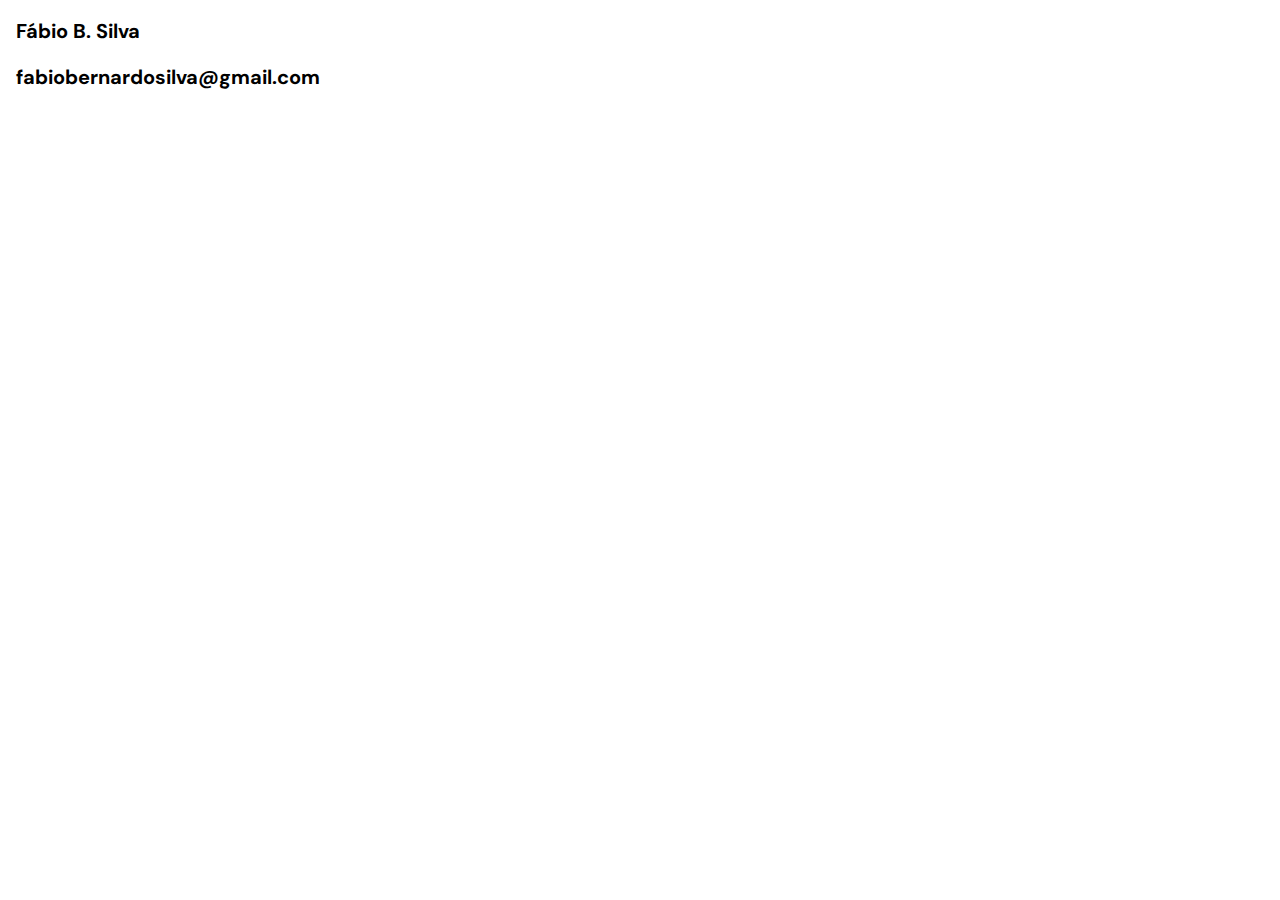
<file: contact.html>
<!DOCTYPE html>

<html lang="en">

	<head>
 		<title>Fábio Bernardo Silva</title>
 		<meta charset="utf-8">
 		<meta name="author" content="Fábio Bernardo Silva">
 		<meta name="description" content="Portfolio of Graphic Designer Fábio Bernardo Silva">
 		<meta name="viewport" content="width=device-width, initial-scale=1">
 		<link rel="stylesheet" href="style.css">
 		<link href="https://fonts.googleapis.com/css?family=DM+Sans:400,400i,700&display=swap&subset=latin-ext" rel="stylesheet">
		<link href="https://fonts.googleapis.com/css?family=Archivo+Black|Libre+Franklin&display=swap" rel="stylesheet">
  	</head>

 	<body>

 		<!--
 		images FOR DESKTOP VERSION
 		<div style="height:100vh;width:auto;background:url('images/2x3/booklet.jpg');background-size:contain;background-position:center center;"></div>
 		-->

 		<header class="grid">
 			<a class="logo-position" href="index.html">
 				<h3>
 					Fábio B. Silva
 				</h3>
 			</a>
 		</header>

 		<main class="grid">
 		<h3 style="font-family:'DM Sans'">fabiobernardosilva@gmail.com</h3>
 		</main>

 	<h3>
 	</h3>
 	
 </body>
 </html>
</file>
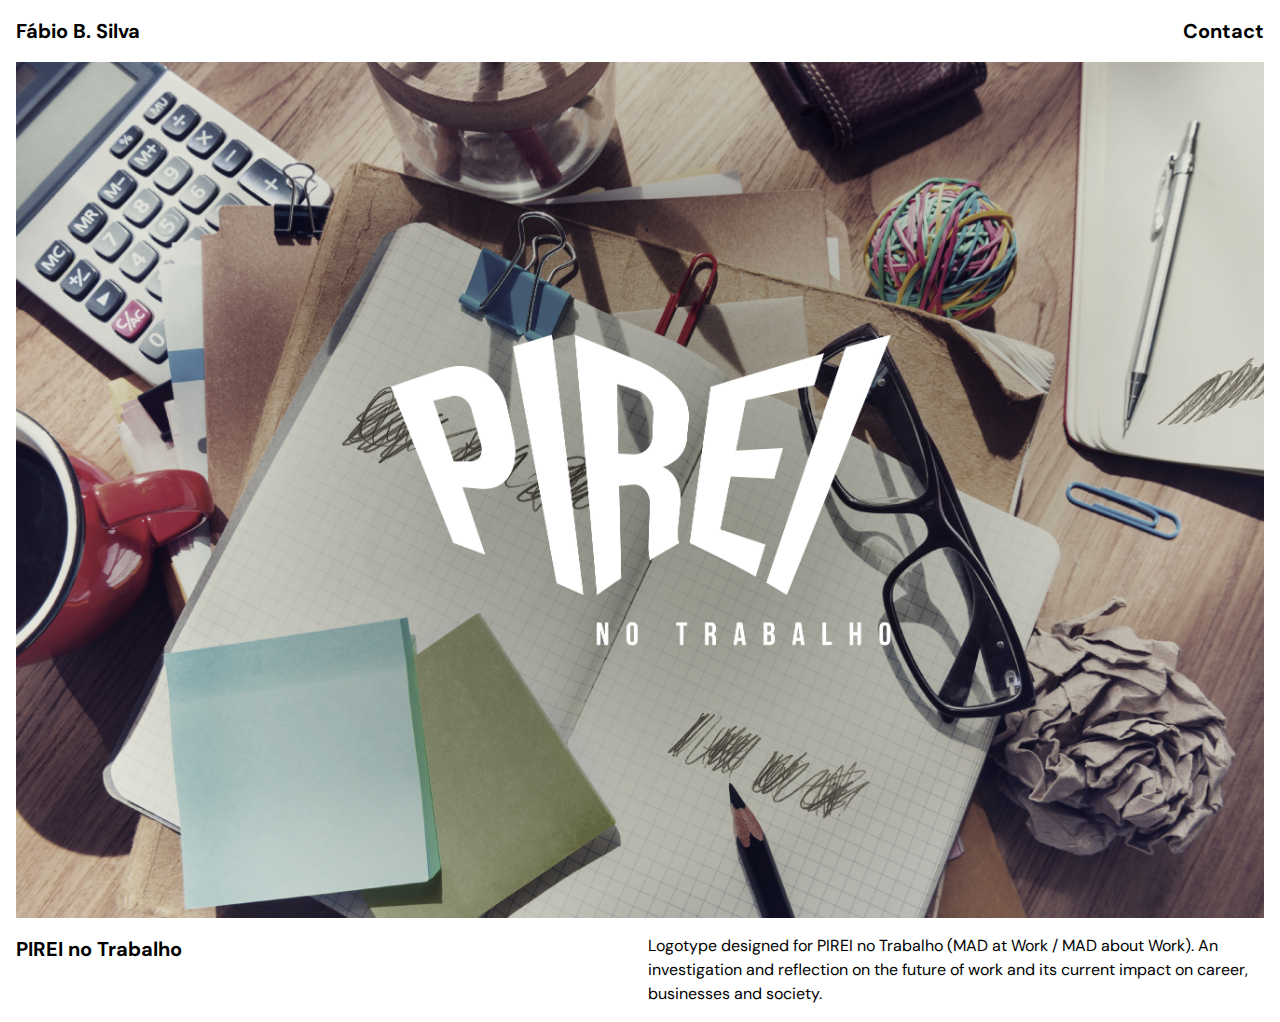
<file: pirei-no-trabalho.html>
<!DOCTYPE html> 

 <html lang="en">

 <head>
 	<meta charset="utf-8">
 	<meta name="author" content="Fábio Bernardo Silva">
 	<meta name="description" content="Portfolio of Graphic Designer Fábio Bernardo Silva">
 	<meta name="viewport" content="width=device-width, initial-scale=1">
 	<link rel="stylesheet" href="style.css">
 	<link href="https://fonts.googleapis.com/css?family=Work+Sans&display=swap" rel="stylesheet">
 	<link href="https://fonts.googleapis.com/css?family=DM+Sans:400,400i,700&display=swap&subset=latin-ext" rel="stylesheet">

 </head>

 <body>

	<header class="grid">
		<a class="logo-position" href="	index.html">
			<h3>
				Fábio B. Silva
			</h3>
		</a>
		<a class="contact-position right-aligned" href="">
			<h3>
				Contact
			</h3>
		</a>
	</header>

	<main class="grid">
		<article class="full-width margin-bottom-1em" >
		
			
			<img class="imagehomepage margin-bottom-1em" src='images/pirei.jpg'>
			
			
			<div class=grid>
			<h3 class=portrait-first-half>PIREI no Trabalho</h3>

			<p class="portrait-second-half no-top-margin">
				Logotype designed for <a href="https://facebook.com/pireinotrabalho/about/" target="_blank">PIREI no Trabalho</a> (MAD at Work / MAD about Work). An investigation and reflection on the future of work and its current impact on career, businesses and society.
			</p>
			
		</div>

		</article>
	</main>

</body>

 		</html>
</file>
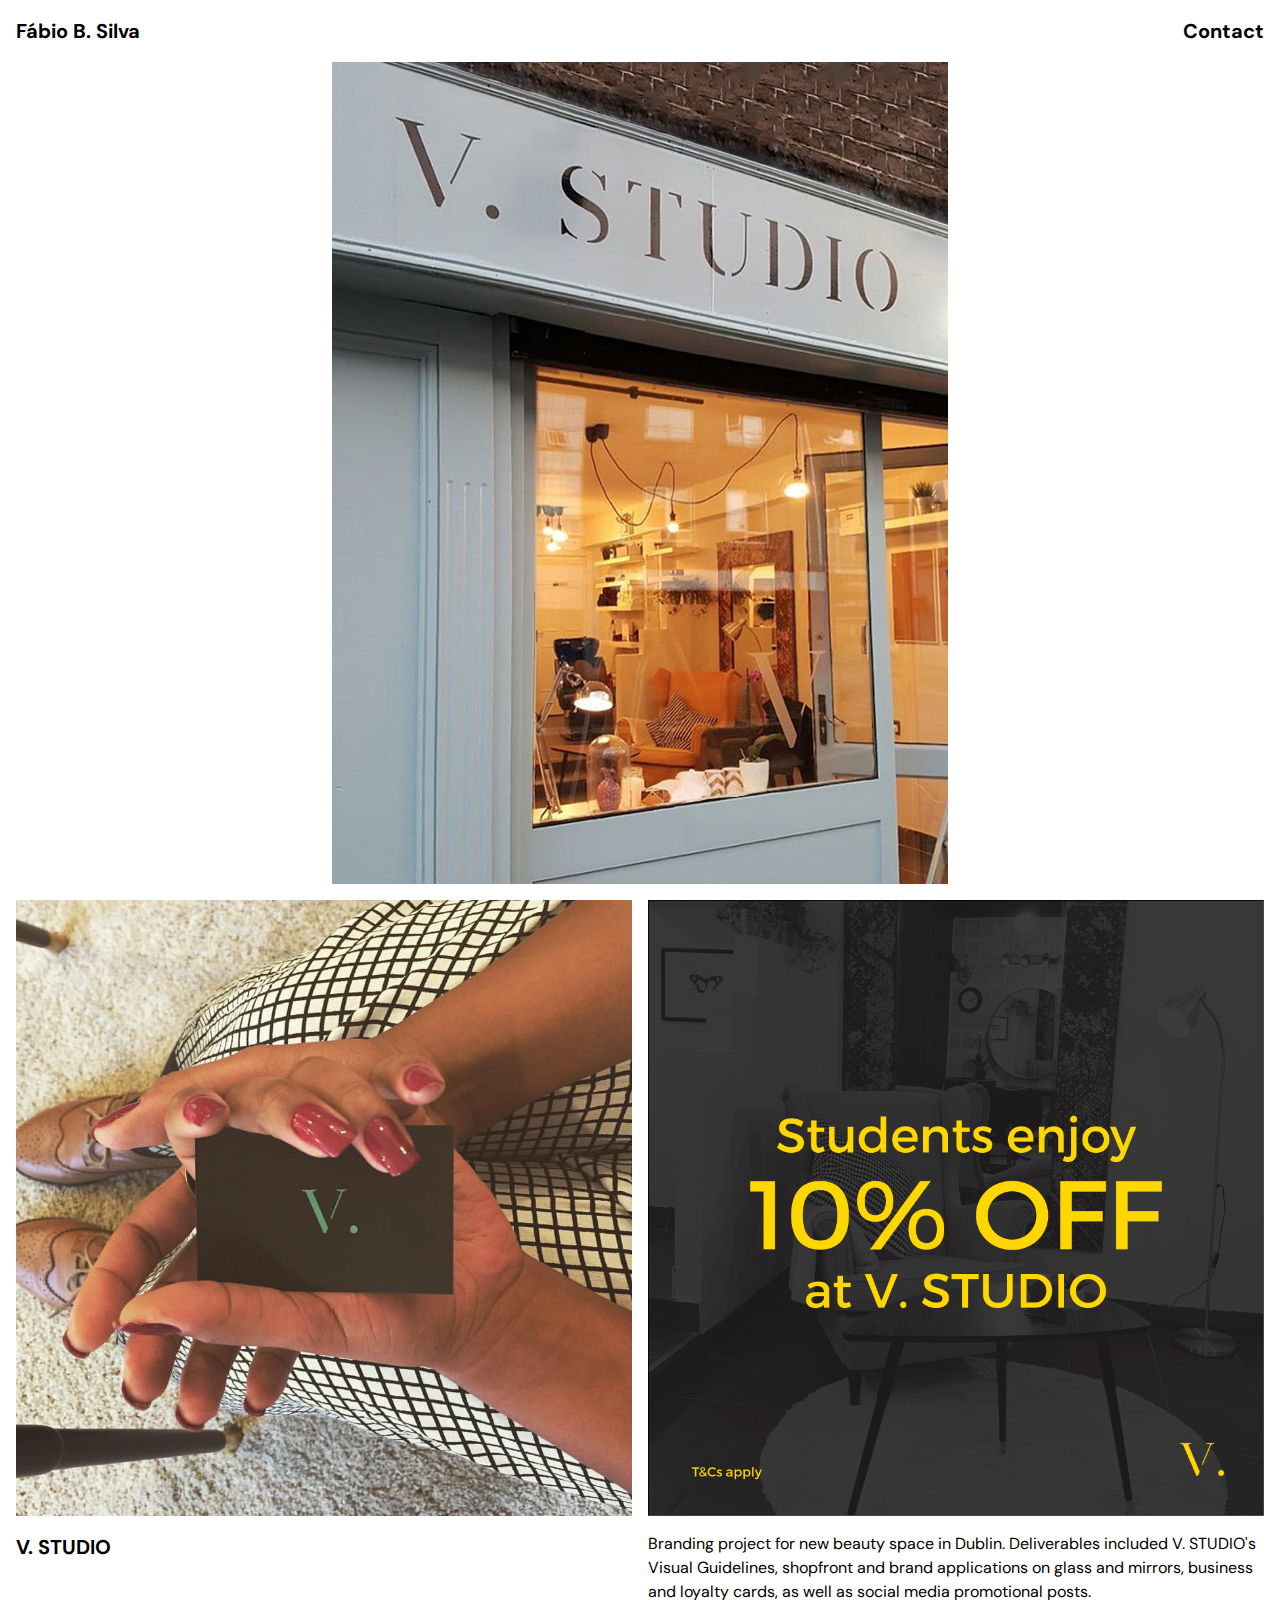
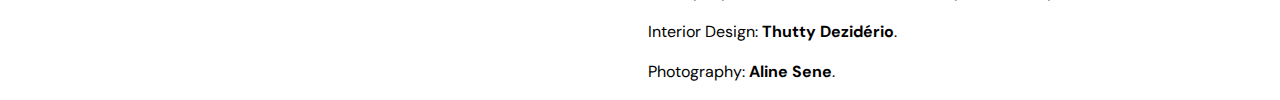
<file: v-studio.html>
<!DOCTYPE html> 

<html lang="en">

	<head>
		<title>V. STUDIO | Fábio Bernardo Silva</title>
 		<meta charset="utf-8">
 		<meta name="author" content="Fábio Bernardo Silva">
 		<meta name="description" content="Portfolio of Graphic Designer Fábio Bernardo Silva">
 		<meta name="viewport" content="width=device-width, initial-scale=1">
 		<link rel="stylesheet" href="style.css">
 		<link href="https://fonts.googleapis.com/css?family=DM+Sans:400,400i,700&display=swap&subset=latin-ext" rel="stylesheet">
		<link href="https://fonts.googleapis.com/css?family=Archivo+Black|Libre+Franklin&display=swap" rel="stylesheet">
	</head> 

	<body>

		<header class="grid">
			<a class="logo-position" href="	index.html">
				<h3>
					Fábio B. Silva
				</h3>
			</a>
			<a class="contact-position right-aligned" href="">
				<h3>
					Contact
				</h3>
			</a>
		</header>

		<main class="grid">
			<article class="full-width margin-bottom-1em" >
				<!--<img style="margin-bottom:1em;grid-column:2/4;" class="imagehomepage" src='images/tree-core.gif'>-->	
				<div class=grid>
					<!--<img class="imagehomepage margin-bottom-1em middle"  src='images/DESIGNER-GRID-SOCIAL-MEDIA-GIF.gif'>-->
				</div>
				<!--<img style="background-color: whitesmoke"class="imagehomepage margin-bottom-1em" src='images/v-studio.gif'>-->
				<!--<img class="imagehomepage margin-bottom-1em" src='images/4x3/elisa-window-2.jpg'>-->

			
					
					<div class="grid">
					<img class="imagehomepage margin-bottom-1em portrait" src='images/v.-studio-outside.jpg'>
				</div>

				<!--
				<div class="grid">
					<img class="imagehomepage margin-bottom-1em portrait" src='images/poster.jpg'>
				</div>
			-->
			
				<div class="grid">
					<img class="imagehomepage margin-bottom-1em portrait-first-half" src='images/v-card'>
					<img class="imagehomepage margin-bottom-1em portrait-second-half" src='images/facebookpost28112016.gif'>
				</div>
			<!--
				<div class="grid">
					<img class="imagehomepage margin-bottom-1em logo-position" src='images/4x3/streetstyle4x3.jpg'>
					<img class="imagehomepage margin-bottom-1em contact-position" src='images/4x3/IMG_77494x3.jpg'>
				</div>
				<img style="background-color:gainsboro" class="imagehomepage margin-bottom-1em" src='images/A4_Brochure_Mockup_GIF.gif'>

				<div class="grid">
				<img class="imagehomepage margin-bottom-1em portrait" src='images/stories_phone_imp_2.gif'>
				</div>

				<div class=grid>
				<img class="first-quarter imagehomepage margin-bottom-1em" src="images/stories_1.jpg">
				<img class="second-quarter imagehomepage margin-bottom-1em" src="images/stories_2.jpg">
				<img class="third-quarter imagehomepage margin-bottom-1em" src="images/stories_3.jpg">
				<img class="fourth-quarter imagehomepage margin-bottom-1em" src="images/stories_4.jpg">
				</div>

			-->

				<div class=grid>
				<h3 class=portrait-first-half>V. STUDIO</h3>

				<p class="portrait-second-half no-top-margin">
					Branding project for new beauty space in Dublin. Deliverables included V. STUDIO's Visual Guidelines, shopfront and brand applications on glass and mirrors, business and loyalty cards, as well as social media promotional posts.
				</p>

					<p class=portrait-second-half>
						Interior Design: <a target="blank" href="http://jamiepsmail.com"><strong>Thutty Dezidério</strong></a>.
					</p>

					<p class=portrait-second-half>
						Photography: <a target="blank" href="http://instagram.com/chauruoi/"><strong>Aline Sene</strong></a>.
					</p>
			</div>

			</article>
		</main>

	</body>
</html>
</file>
<file: style.css>
/* box model reset*/

*, article{
	margin: 0;
	padding: 0;
	box-sizing: border-box;
}

html{
	font-size: 16px;
}

p+p, h3+p{
	margin-top:1em;
}

p{
	font: 1em / 1.5 'DM Sans', sans-serif;
	/*font: 1em / 1.5 'Libre Franklin', sans-serif;
	color: #0000ff;*/
}

body {
	font-kerning: normal;
	font-variant-ligatures: common-ligatures;
	margin: 0 1em;
}

header{
	position: fixed;
	top: 0;
	right: 0;
	left: 0;
	margin: 0 1em;
	padding: 1em 0;
	background-color: white;
}

.portrait{
	grid-column: 1 / 5;

}

.portrait-first-half{
	grid-column: 1 / 5;
}

.portrait-second-half{
	grid-column: 1 / 5;
}

.margin-bottom-1em{
	margin-bottom:1em;
}

main{
	margin-top: calc(2em + 30px);
}

.grid {
	display: grid;
	max-width: 599px;
	min-width: 288px;
	grid-template-columns: 1fr 1fr 1fr 1fr;
	grid-column-gap: 1em;
}

.right-aligned{
	text-align: right;
}

.divimage{
	display: none;
}

a:link, a:visited, a:hover, a:active{
	color: black;
	text-decoration: none;
}

h3 {
	font: 1.25em / 1.5 'DM Sans', sans-serif;
	font-weight: 700;
	/*font: 1.25em / 1.5 'Archivo Black', sans-serif;
	font-weight: 400;
	color: #0000ff;*/
}

.imagehomepage{
	display: block;
	width: 100%;
	height: auto;
}

.image-margin-bottom{
	margin-bottom: 0.25em;
}

.imageproject{
	display: block;
	width: 100%;
	height: auto;
	grid-column: 1 / 5;
	margin-bottom: 1em;
}

.logo-position{
	grid-column: 1 / 3;
}

.contact-position{
	grid-column: 3 / 5;
}

.full-width{
	grid-column: 1 / 5;
}

.middle{
	grid-column:2/4;
}

::selection {
  background: none; /* WebKit/Blink Browsers */
  color: gold;
}
::-moz-selection {
  background:none; /* Gecko Browsers */
  color:gold;
}

/*600-839*/
@media (min-width: 600px){

.grid {
	max-width: 839px;
	grid-template-columns: 1fr 1fr 1fr 1fr 1fr 1fr 1fr 1fr;
}

.full-width{
	grid-column: 1 / 9;
}

.logo-position{
	grid-column: 1 / 5;
}

.contact-position{
	grid-column: 5 / 9;
}

.portrait{
	grid-column: 3 / 7;
}

.portrait-first-half{
	grid-column: 1 / 5;
}

.portrait-second-half{
	grid-column: 5 / 9;
}

.no-top-margin{
	margin-top: 0;
}

.middle{
	grid-column:3/7;
}

.first-quarter{
	grid-column: 1/3;
}
.second-quarter{
	grid-column: 3/5;
}
.third-quarter{
	grid-column: 5/7;
}
.fourth-quarter{
	grid-column: 7/9;
}

}

@media (min-width: 840px){


.grid {
	max-width: 1919px;
	grid-template-columns: 1fr 1fr 1fr 1fr 1fr 1fr 1fr 1fr 1fr 1fr 1fr 1fr;
}

.full-width{
	grid-column: 1 / 13;
}

.logo-position{
	grid-column: 1 / 7;
}

.contact-position{
	grid-column: 7 / 13;
}

.portrait{
	grid-column: 4 / 10;
}

.portrait-first-half{
	grid-column: 1 / 7;
}

.portrait-second-half{
	grid-column: 7 / 13;
}

.middle{
	grid-column:4/10;
}

.divimage{
	/*display: block;*/
}

.imagehomepage{
	/*display: none;*/
}

.first-quarter{
	grid-column: 1/4;
}
.second-quarter{
	grid-column: 4/7;
}
.third-quarter{
	grid-column: 7/10;
}
.fourth-quarter{
	grid-column: 10/13;
}

}

@media (min-width: 1920px){
	.grid {
	max-width:100%;
}

html{
	font-size:24px;
}
}
</file>
